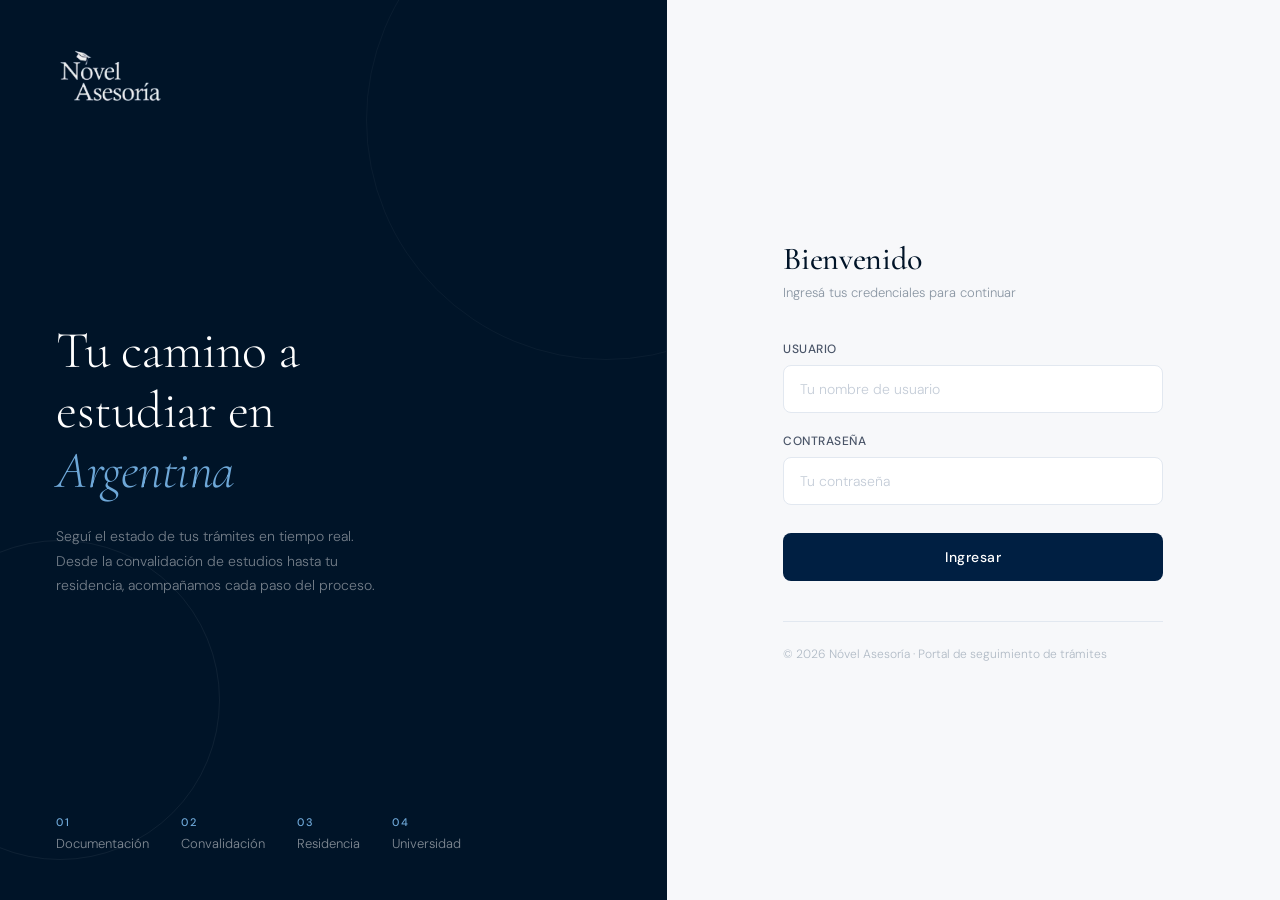
<file: src/main/resources/static/index.html>
<!DOCTYPE html>
<html lang="es">
<head>
    <meta charset="UTF-8">
    <meta name="viewport" content="width=device-width, initial-scale=1.0">
    <title>Nóvel Asesoría — Portal de Seguimiento</title>
    <link rel="preconnect" href="https://fonts.googleapis.com">
    <link rel="preconnect" href="https://fonts.gstatic.com" crossorigin>
    <link href="https://fonts.googleapis.com/css2?family=Cormorant+Garamond:wght@300;400;500;600&family=DM+Sans:wght@300;400;500&display=swap" rel="stylesheet">
    <link rel="stylesheet" href="styles.css">
    <style>
        *, *::before, *::after { box-sizing: border-box; margin: 0; padding: 0; }

        body {
            font-family: 'DM Sans', sans-serif;
            height: 100vh;
            display: flex;
            overflow: hidden;
            background: #001428;
        }

        /* ── PANEL IZQUIERDO ── */
        .left-panel {
            width: 52%;
            background: #001428;
            display: flex;
            flex-direction: column;
            justify-content: space-between;
            padding: 48px 56px;
            position: relative;
            overflow: hidden;
        }

        /* Círculos decorativos de fondo */
        .left-panel::before {
            content: '';
            position: absolute;
            width: 480px;
            height: 480px;
            border-radius: 50%;
            border: 1px solid rgba(255,255,255,0.04);
            top: -120px;
            right: -180px;
        }
        .left-panel::after {
            content: '';
            position: absolute;
            width: 320px;
            height: 320px;
            border-radius: 50%;
            border: 1px solid rgba(255,255,255,0.06);
            bottom: 40px;
            left: -100px;
        }

        .brand-logo {
            height: 56px;
            width: auto;
            opacity: 0.95;
            position: relative;
            z-index: 1;
            align-self: flex-start; /* Evita que Flexbox estire la imagen horizontalmente */
            object-fit: contain;    /* Asegura que el logo mantenga su proporción original intacta */
        }

        .left-content {
            position: relative;
            z-index: 1;
        }

        .left-tagline {
            font-family: 'Cormorant Garamond', serif;
            font-size: 52px;
            font-weight: 300;
            color: #ffffff;
            line-height: 1.15;
            letter-spacing: -0.5px;
            margin-bottom: 24px;
        }

        .left-tagline span {
            color: #6ea8d8;
            font-style: italic;
        }

        .left-description {
            font-size: 14px;
            font-weight: 300;
            color: rgba(255,255,255,0.45);
            line-height: 1.75;
            max-width: 340px;
        }

        .left-footer {
            position: relative;
            z-index: 1;
        }

        .steps-row {
            display: flex;
            gap: 32px;
        }

        .step-item {
            display: flex;
            flex-direction: column;
            gap: 6px;
        }

        .step-number {
            font-size: 11px;
            font-weight: 500;
            color: #6ea8d8;
            letter-spacing: 1.5px;
            text-transform: uppercase;
        }

        .step-label {
            font-size: 13px;
            font-weight: 300;
            color: rgba(255,255,255,0.5);
        }

        /* ── DIVISOR ── */
        .divider {
            width: 1px;
            background: linear-gradient(to bottom, transparent, rgba(255,255,255,0.08) 30%, rgba(255,255,255,0.08) 70%, transparent);
            flex-shrink: 0;
        }

        /* ── PANEL DERECHO ── */
        .right-panel {
            flex: 1;
            background: #f7f8fa;
            display: flex;
            align-items: center;
            justify-content: center;
            padding: 48px;
        }

        .login-box {
            width: 100%;
            max-width: 380px;
        }

        .login-heading {
            font-family: 'Cormorant Garamond', serif;
            font-size: 32px;
            font-weight: 500;
            color: #001428;
            margin-bottom: 6px;
            letter-spacing: -0.3px;
        }

        .login-subheading {
            font-size: 13px;
            font-weight: 300;
            color: #8a96a3;
            margin-bottom: 40px;
        }

        .field-group {
            margin-bottom: 20px;
        }

        .field-group label {
            display: block;
            font-size: 12px;
            font-weight: 500;
            color: #4a5568;
            letter-spacing: 0.5px;
            text-transform: uppercase;
            margin-bottom: 8px;
        }

        .field-group input {
            width: 100%;
            padding: 14px 16px;
            font-family: 'DM Sans', sans-serif;
            font-size: 14px;
            font-weight: 300;
            color: #001428;
            background: #ffffff;
            border: 1px solid #e2e8f0;
            border-radius: 8px;
            outline: none;
            transition: border-color 0.2s, box-shadow 0.2s;
        }

        .field-group input::placeholder {
            color: #c5cdd8;
        }

        .field-group input:focus {
            border-color: #2a6496;
            box-shadow: 0 0 0 3px rgba(42, 100, 150, 0.08);
        }

        .btn-login {
            width: 100%;
            padding: 15px;
            margin-top: 8px;
            background: #001f42;
            color: #ffffff;
            font-family: 'DM Sans', sans-serif;
            font-size: 14px;
            font-weight: 500;
            letter-spacing: 0.5px;
            border: none;
            border-radius: 8px;
            cursor: pointer;
            transition: background 0.2s, transform 0.1s;
        }

        .btn-login:hover {
            background: #002d5c;
        }

        .btn-login:active {
            transform: scale(0.99);
        }

        .btn-login:disabled {
            background: #8a96a3;
            cursor: not-allowed;
            transform: none;
        }

        .login-error {
            display: none;
            margin-top: 16px;
            padding: 12px 16px;
            background: #fef2f2;
            border: 1px solid #fecaca;
            border-radius: 8px;
            font-size: 13px;
            color: #b91c1c;
        }

        .login-footer {
            margin-top: 40px;
            padding-top: 24px;
            border-top: 1px solid #e2e8f0;
            font-size: 12px;
            color: #b0bac5;
            font-weight: 300;
        }

        /* ── RESPONSIVE ── */
        @media (max-width: 768px) {
            .left-panel { display: none; }
            .divider { display: none; }
            .right-panel {
                background: #001428;
                padding: 32px 24px;
            }
            .login-box {
                background: #f7f8fa;
                padding: 36px 28px;
                border-radius: 16px;
            }
        }
    </style>
</head>
<body>

    <!-- Panel izquierdo: identidad de marca -->
    <div class="left-panel">
        <img src="logo-novel.png" alt="Nóvel Asesoría" class="brand-logo">

        <div class="left-content">
            <h1 class="left-tagline">
                Tu camino a<br>
                estudiar en<br>
                <span>Argentina</span>
            </h1>
            <p class="left-description">
                Seguí el estado de tus trámites en tiempo real. 
                Desde la convalidación de estudios hasta tu residencia, 
                acompañamos cada paso del proceso.
            </p>
        </div>

        <div class="left-footer">
            <div class="steps-row">
                <div class="step-item">
                    <span class="step-number">01</span>
                    <span class="step-label">Documentación</span>
                </div>
                <div class="step-item">
                    <span class="step-number">02</span>
                    <span class="step-label">Convalidación</span>
                </div>
                <div class="step-item">
                    <span class="step-number">03</span>
                    <span class="step-label">Residencia</span>
                </div>
                <div class="step-item">
                    <span class="step-number">04</span>
                    <span class="step-label">Universidad</span>
                </div>
            </div>
        </div>
    </div>

    <!-- Divisor vertical -->
    <div class="divider"></div>

    <!-- Panel derecho: formulario -->
    <div class="right-panel">
        <div class="login-box">
            <h2 class="login-heading">Bienvenido</h2>
            <p class="login-subheading">Ingresá tus credenciales para continuar</p>

            <form id="login-form">
                <div class="field-group">
                    <label for="username">Usuario</label>
                    <input type="text" id="username" placeholder="Tu nombre de usuario" required autocomplete="username">
                </div>

                <div class="field-group">
                    <label for="password">Contraseña</label>
                    <input type="password" id="password" placeholder="Tu contraseña" required autocomplete="current-password">
                </div>

                <button type="submit" id="submit-btn" class="btn-login">Ingresar</button>

                <div class="login-error" id="login-error">
                    Usuario o contraseña incorrectos. Intentá nuevamente.
                </div>
            </form>

            <div class="login-footer">
                © 2026 Nóvel Asesoría · Portal de seguimiento de trámites
            </div>
        </div>
    </div>

    <script src="login.js"></script>
</body>
</html>
</file>
<file: src/main/resources/static/styles.css>
/* =========================================
   ESTILOS DE LA PÁGINA DE LOGIN
   ========================================= */
.login-body {
    background-color: #001f42; /* Mismo fondo formal del panel estudiante */
    font-family: Arial, sans-serif;
    margin: 0;
    display: flex;
    align-items: center;
    justify-content: center;
    height: 100vh;
}

.login-wrapper {
    width: 100%;
    max-width: 400px;
    padding: 20px;
}

.login-card {
    background-color: transparent; /* <-- LA MAGIA ESTÁ AQUÍ */
    border-radius: 12px;
    box-shadow: 0 15px 40px rgba(0, 0, 0, 0.5);
    overflow: hidden; 
}

/* El bloque azul oscuro donde vivirá el logo */
.login-header {
    background-color: #021a3a; /* Azul marino exacto */
    text-align: center;
    padding: 35px 20px 25px 20px;
    
    /* LA SOLUCIÓN: Aplicar redondeo SOLO a las esquinas superiores (izq y der) */
    border-radius: 12px 12px 0 0; /* Coincide con .login-card */
}
.login-logo {
    height: 80px;
    width: auto;
    display: block;
    margin: 0 auto;
}

.login-header p {
    color: #d0dbea; /* Un texto azul/gris muy claro y elegante */
    margin: 15px 0 0 0;
    font-size: 13px;
    letter-spacing: 1px;
    text-transform: uppercase;
}

.login-form {
    background-color: #ffffff; /* <-- MOVIMOS EL BLANCO PARA ACÁ */
    padding: 35px 30px;
}

.input-group {
    margin-bottom: 20px;
    display: flex;
    flex-direction: column;
}

.input-group label {
    font-size: 13px;
    color: #555;
    margin-bottom: 8px;
    font-weight: bold;
}

.input-group input {
    padding: 14px 15px;
    border: 1px solid #ddd;
    border-radius: 6px;
    font-size: 14px;
    transition: all 0.3s;
    background-color: #f9f9f9;
}

/* Efecto cuando el usuario hace clic en el campo de texto */
.input-group input:focus {
    outline: none;
    border-color: #021a3a;
    background-color: #ffffff;
    box-shadow: 0 0 0 3px rgba(2, 26, 58, 0.1);
}

.btn-primary {
    width: 100%;
    padding: 14px;
    background-color: #021a3a;
    color: white;
    border: none;
    border-radius: 6px;
    font-size: 16px;
    font-weight: bold;
    cursor: pointer;
    transition: background-color 0.3s, transform 0.1s;
    margin-top: 15px;
}

.btn-primary:hover {
    background-color: #042e63; /* Un tono ligerísimamente más claro para el hover */
}

.btn-primary:active {
    transform: scale(0.98); /* Pequeño efecto de "hundido" al hacer clic */
}

/* --- ESTILOS PANEL DE ESTUDIANTE (NÓVEL ASESORÍA) --- */
.estudiante-body {
    background-color: #f0f2f5;
    font-family: Arial, sans-serif;
    margin: 0;
    color: #333;
}

/* La barra superior con el color del logo */
.navbar-estudiante {
    background-color: #021a3a; /* El azul marino de tu logo */
    color: white;
    display: flex;
    justify-content: space-between;
    align-items: center;
    padding: 15px 40px;
    box-shadow: 0 4px 10px rgba(0,0,0,0.2);
}

/* NUEVOS ESTILOS PARA LA IMAGEN DEL LOGO */
.navbar-logo {
    height: 55px; /* Ajusta este valor para que el birrete y el texto se vean nítidos y no píxelados */
    width: auto; /* Mantiene la proporción de aspecto original */
    margin: 0;
    display: block; /* Evita espacios extra debajo de la imagen */
}

.btn-logout {
    background-color: transparent;
    color: white;
    border: 1px solid white;
    padding: 8px 16px;
    border-radius: 5px;
    cursor: pointer;
    transition: background 0.3s;
}

.btn-logout:hover { background-color: rgba(255,255,255,0.1); }

.dashboard-container {
    max-width: 900px;
    margin: 40px auto;
    padding: 0 20px;
}

/* --- TARJETA DE PERFIL --- */
.profile-card {
    background: white;
    border-radius: 10px;
    padding: 30px;
    box-shadow: 0 4px 15px rgba(0,0,0,0.05);
    margin-bottom: 30px;
    border-top: 5px solid #021a3a;
}

.profile-card h2 {
    color: #021a3a;
    margin-top: 0;
    border-bottom: 1px solid #eee;
    padding-bottom: 10px;
}

.profile-info {
    display: grid;
    grid-template-columns: repeat(2, 1fr);
    gap: 20px;
    margin-top: 20px;
}

.info-group { display: flex; flex-direction: column; }
.info-group .label { font-size: 12px; color: #888; text-transform: uppercase; font-weight: bold; }
.info-group .value { font-size: 18px; color: #222; margin-top: 5px; }

/* --- ESTILOS DEL CARRUSEL Y LÍNEA DE TIEMPO --- */
.carousel-container {
    display: flex;
    align-items: center;
    position: relative;
    padding: 30px 15px;
    
    /* El nuevo recuadro elegante */
    background-color: #f4f7fb; /* Un fondo gris/azul muy sutil y formal */
    border: 1px solid #dce4ec; /* Borde delicado */
    border-radius: 16px; /* Bordes bien redondeados */
    box-shadow: inset 0 4px 12px rgba(0, 0, 0, 0.04); /* Sombra interior para dar profundidad */
    margin-top: 20px;
}

.carousel-arrow {
    background-color: #021a3a;
    color: white;
    border: none;
    border-radius: 50%;
    width: 45px;
    height: 45px;
    font-size: 18px;
    cursor: pointer;
    z-index: 10;
    flex-shrink: 0;
    transition: all 0.3s ease;
    box-shadow: 0 4px 8px rgba(2, 26, 58, 0.3);
}

.carousel-arrow:hover { 
    background-color: #042e63; 
    transform: scale(1.1); 
}

.timeline-viewport {
    overflow-x: auto;
    scroll-behavior: smooth;
    width: 100%;
    margin: 0 15px;
    padding-top: 15px;
    padding-bottom: 10px;
    
    /* Ocultar la barra de scroll */
    -ms-overflow-style: none; 
    scrollbar-width: none; 
    
    /* EL SECRETO PROFESIONAL: Difuminado en los bordes */
    -webkit-mask-image: linear-gradient(to right, transparent 0%, black 5%, black 95%, transparent 100%);
    mask-image: linear-gradient(to right, transparent 0%, black 5%, black 95%, transparent 100%);
}

.timeline-viewport::-webkit-scrollbar { 
    display: none; 
}

/* Ocultar la barra de scroll de Windows/Mac para que se vea limpio */
.timeline-viewport::-webkit-scrollbar { display: none; }
.timeline-viewport { -ms-overflow-style: none; scrollbar-width: none; }

#linea-tiempo {
    display: flex;
    justify-content: flex-start;
    align-items: flex-start;
    position: relative;
    min-width: max-content; /* Permite que el contenedor crezca horizontalmente al infinito */
    gap: 20px;
    padding-bottom: 20px;
}

/* Ajuste de la línea conectora elegante */
#linea-tiempo::before {
    content: '';
    position: absolute;
    top: 87px; /* Altura exacta para atravesar el centro de las bolitas */
    
    /* LA MAGIA GEOMÉTRICA: 
       Empieza exactamente en el centro del primer paso (100px) 
       y resta los 200px totales de los bordes para terminar en el centro del último. */
    left: 100px;
    width: calc(100% - 200px);
    
    /* EL NUEVO DISEÑO PREMIUM */
    height: 6px; /* Más gruesa y con presencia */
    background-color: #d0dbea; /* Un azul claro metálico muy elegante */
    border-radius: 10px; /* Puntas redondeadas suaves */
    box-shadow: inset 0 1px 3px rgba(2, 26, 58, 0.15); /* Efecto de "canaleta" hundida */
    z-index: 1;
}

.paso-container {
    display: flex;
    flex-direction: column;
    align-items: center;
    z-index: 2;
    width: 200px; /* Más ancho para que quepa la descripción */
}

.text {
    font-size: 13px;
    color: #021a3a;
    background: white;
    padding: 10px;
    border-radius: 8px;
    border: 1px solid #eee;
    box-shadow: 0 4px 6px rgba(0,0,0,0.05);
    text-align: center;
    margin-bottom: 15px;
    transition: transform 0.3s;
    height: 35px;
    display: flex;
    align-items: center;
    justify-content: center;
}

.descripcion-paso {
    margin-top: 15px;
    font-size: 12px;
    color: #666;
    text-align: center;
    line-height: 1.4;
    padding: 0 10px;
}

/* --- LA ANIMACIÓN DE LAS BOLITAS --- */
.circle {
    width: 30px;
    height: 30px;
    border-radius: 50%;
    background-color: #ccc;
    border: 4px solid #fff;
    box-shadow: 0 0 8px rgba(0,0,0,0.2);
    cursor: pointer;
    /* Aquí ocurre la magia de la transición suave */
    transition: transform 0.3s cubic-bezier(0.175, 0.885, 0.32, 1.275), box-shadow 0.3s;
}

/* Al pasar el ratón, escala a 1.4x su tamaño original */
.circle:hover {
    transform: scale(1.4);
    box-shadow: 0 0 15px rgba(2, 26, 58, 0.4);
}

/* Opcional: Que el texto también salte un poquito al hacer hover en el contenedor */
.paso-container:hover .text {
    transform: translateY(-5px);
    border-color: #021a3a;
}

.circle.finalizado { background-color: #28a745; }
.circle.en-proceso { background-color: #ffc107; }
.circle.pendiente { background-color: #6c757d; }

/* --- ESTILOS DE LA VENTANA MODAL (CREAR USUARIO) --- */
.modal {
    display: none; /* Oculto por defecto */
    position: fixed;
    z-index: 1000;
    left: 0;
    top: 0;
    width: 100%;
    height: 100%;
    background-color: rgba(0,0,0,0.6); /* Fondo oscuro semitransparente */
    backdrop-filter: blur(3px); /* Efecto cristal */
}

.modal-content {
    background-color: #fefefe;
    margin: 5% auto;
    padding: 25px;
    border-radius: 10px;
    width: 350px;
    box-shadow: 0 5px 15px rgba(0,0,0,0.3);
    position: relative;
    animation: deslizar 0.3s ease-out; /* Animación suave al abrir */
}

@keyframes deslizar {
    from { top: -50px; opacity: 0; }
    to { top: 0; opacity: 1; }
}

.close-btn {
    color: #aaa;
    float: right;
    font-size: 28px;
    font-weight: bold;
    cursor: pointer;
    margin-top: -10px;
}

.close-btn:hover { color: #333; }

#create-user-form { display: flex; flex-direction: column; }

#create-user-form input {
    margin-bottom: 12px;
    padding: 10px;
    border: 1px solid #ccc;
    border-radius: 5px;
    font-size: 14px;
}

.save-btn {
    padding: 12px;
    background-color: #28a745;
    color: white;
    border: none;
    border-radius: 5px;
    cursor: pointer;
    font-weight: bold;
    font-size: 16px;
    margin-top: 10px;
}

.save-btn:hover { background-color: #218838; }
</file>
